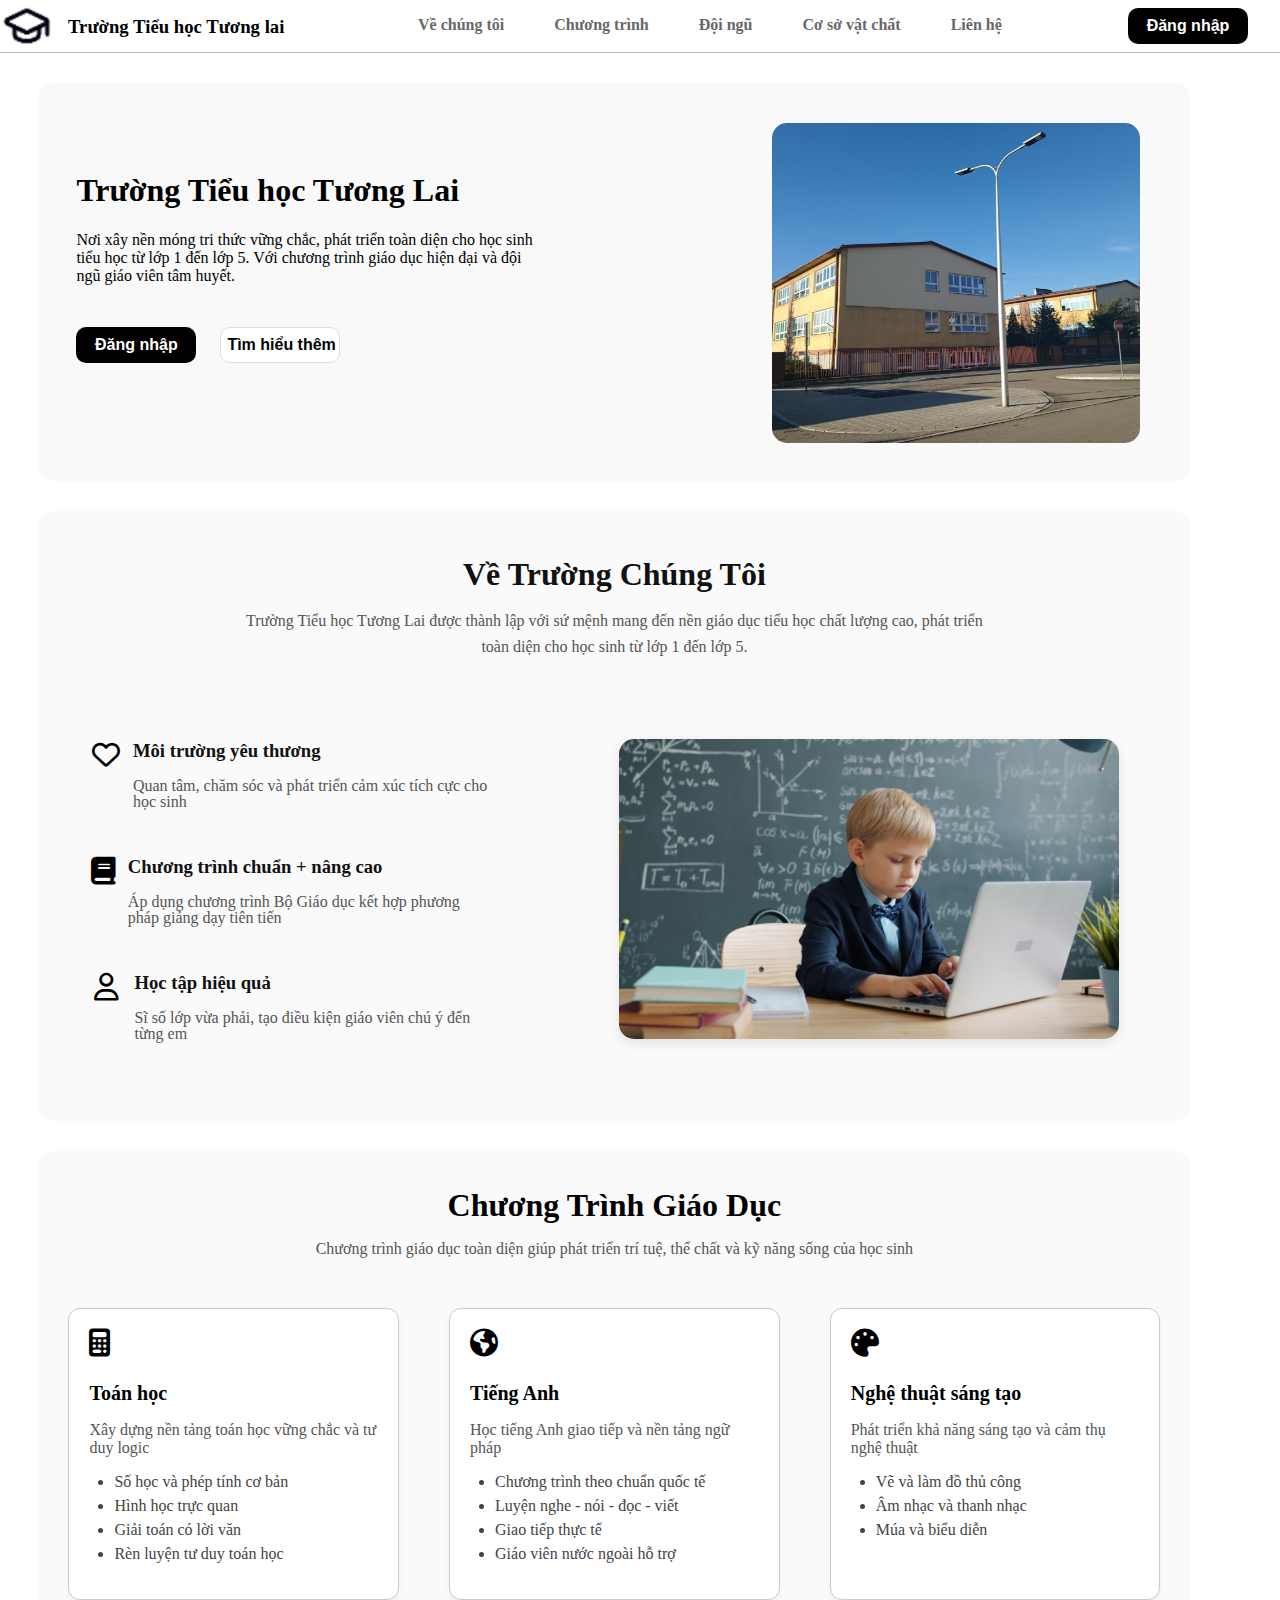
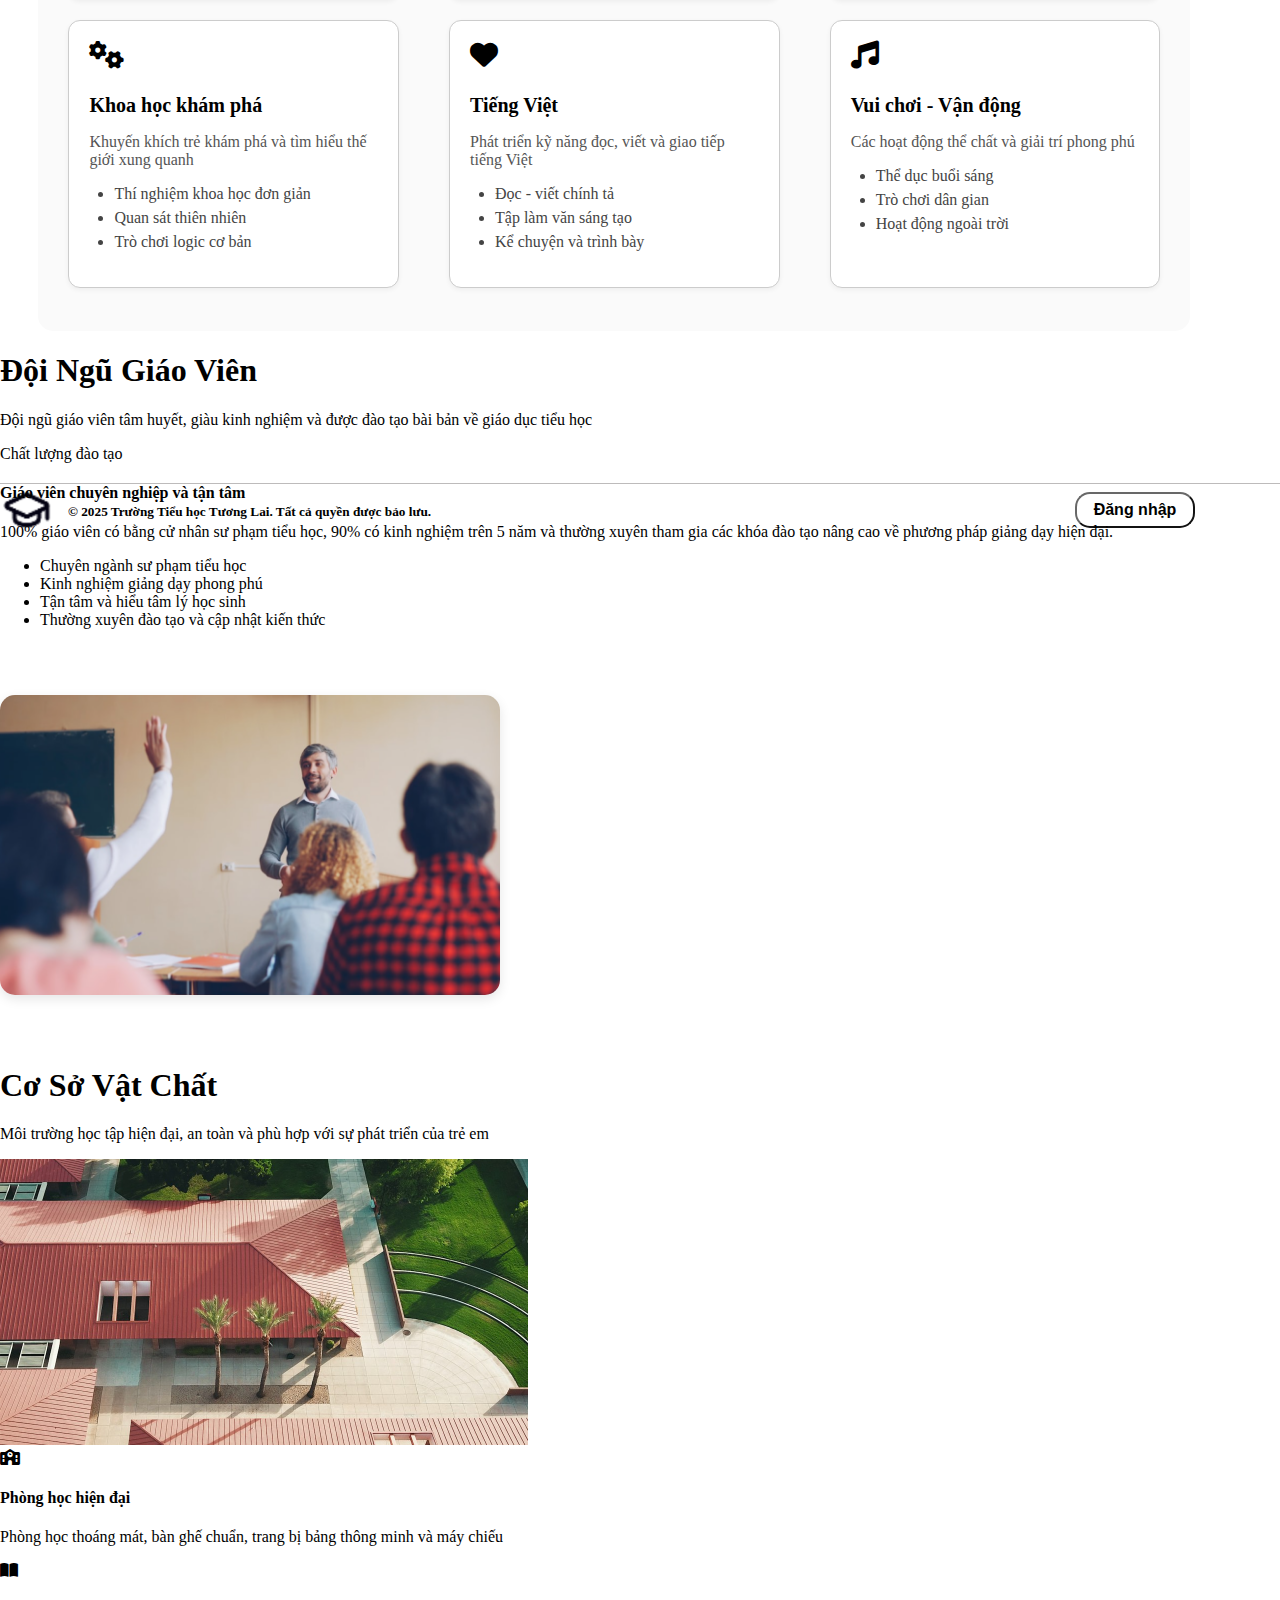
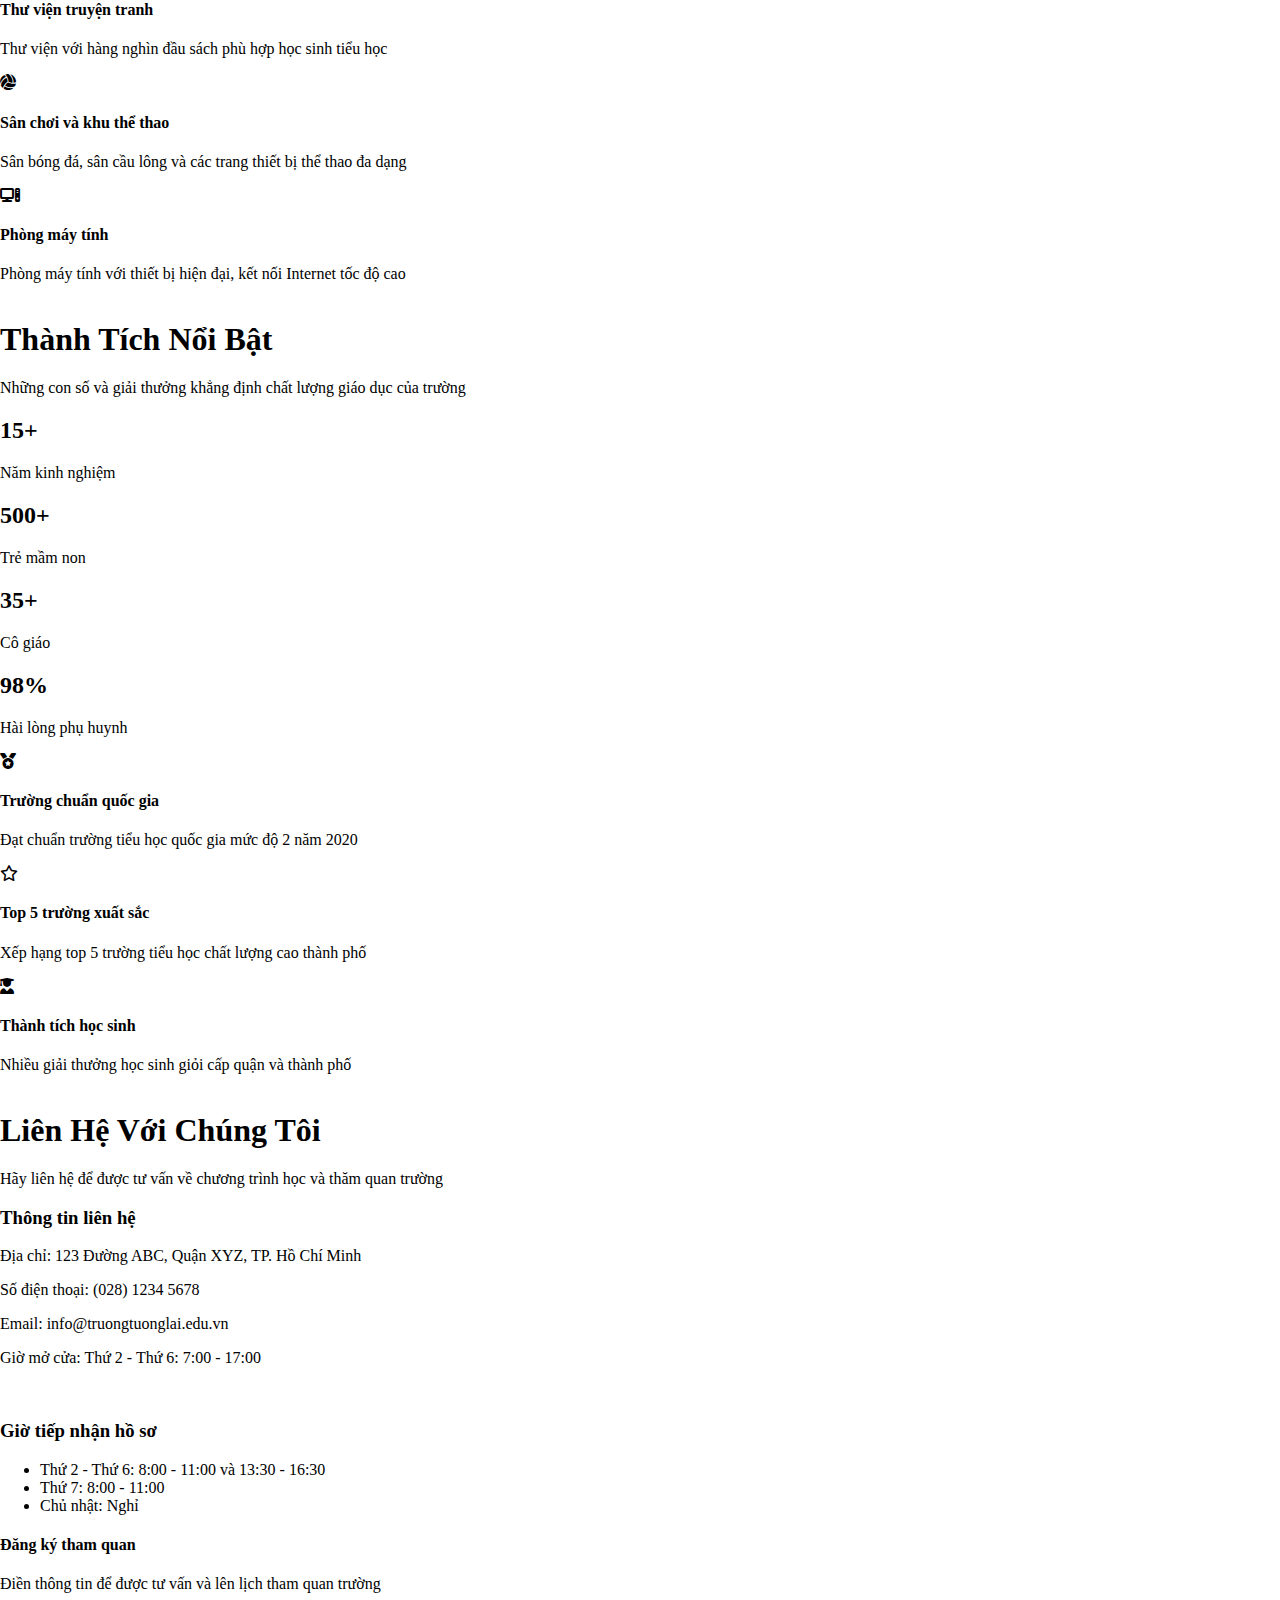
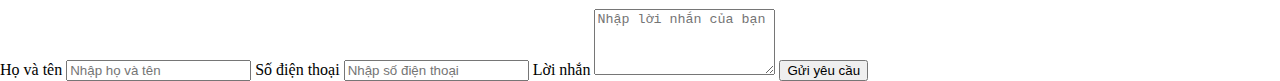
<file: index.html>
<!DOCTYPE html>
<html lang="en">

<head>
    <meta charset="UTF-8">
    <meta name="viewport" content="width=device-width, initial-scale=1.0">

    <link rel="stylesheet" type="text/css" href="style.css" />
    <link rel="stylesheet" href="https://cdnjs.cloudflare.com/ajax/libs/font-awesome/6.7.2/css/all.min.css"
        integrity="sha512-Evv84Mr4kqVGRNSgIGL/F/aIDqQb7xQ2vcrdIwxfjThSH8CSR7PBEakCr51Ck+w+/U6swU2Im1vVX0SVk9ABhg=="
        crossorigin="anonymous" referrerpolicy="no-referrer" />
    <script src="jquery-3.7.1.min.js"></script>
    <script src="script.js"></script>

    <title>Trường Tiểu học tương lai</title>
</head>

<body>
    <div id="header">
        <div class="header-logo">
            <a href="index.html"><img src="img/logo.png" alt="logo"></a>
        </div>
        <div class="header-name">
            <h3>Trường Tiểu học Tương lai</h3>
        </div>
        <div class="header-menu">
            <ul>
                <li><a href="#Section1">Về chúng tôi</a></li>
                <li><a href="#Section2">Chương trình</a></li>
                <li><a href="#Section3">Đội ngũ</a></li>
                <li><a href="#Section4">Cơ sở vật chất</a></li>
                <li><a href="#Section6">Liên hệ</a></li>
            </ul>
        </div>
        <div class="button-dangnhap-header">
            <input type="button" value="Đăng nhập">
        </div>
    </div>
    <div class="clear"></div>

    <div id="content">
        <div class="truongtieuhoctuonglai">
            <div class="truongtieuhoctuonglai-left">
                <div class="truongtieuhoctuonglai-left-text">
                    <h1>Trường Tiểu học Tương Lai</h1>
                    <p>Nơi xây nền móng tri thức vững chắc, phát triển toàn diện cho học sinh tiểu học từ lớp 1 đến lớp
                        5. Với chương trình giáo dục hiện đại và đội ngũ giáo viên tâm huyết.</p>
                </div>
                <div class="clear"></div>
                <br>
                <div class="truongtieuhoctuonglai-left-buttons">
                    <input type="button" value="Đăng nhập">
                    <input id="button-timhieuthem" type="button" value="Tìm hiểu thêm">
                </div>

            </div>
            <div class="truongtieuhoctuonglai-right">
                <img src="img\truongtieuhoctuonglai.png" alt="anh_truongtieuhoctuonglai">
            </div>
        </div>
        <div class="clear"></div>
        <div class="vetruongchungtoi" id="Section1">
            <div class="vetruongchungtoi-top">
                <h1>Về Trường Chúng Tôi</h1>
                <p>Trường Tiểu học Tương Lai được thành lập với sứ mệnh mang đến nền giáo dục tiểu học chất lượng cao,
                    phát triển toàn diện cho học sinh từ lớp 1 đến lớp 5.</p>
            </div>
            <div class="clear"></div>
            <div class="vetruongchungtoi-bottom">
                <div class="vetruongchungtoi-bottom-left">
                    <div class="vetruongchungtoi-bottom-left-thing">
                        <div class="vetruongchungtoi-bottom-left-thing-icon">
                            <i class="fa-regular fa-heart"></i>
                        </div>
                        <div class="vetruongchungtoi-bottom-left-thing-text">
                            <h4>Môi trường yêu thương</h4>
                            <p>Quan tâm, chăm sóc và phát triển cảm xúc tích cực cho học sinh</p>
                        </div>
                    </div>
                    <div class="clear"></div>
                    <div class="vetruongchungtoi-bottom-left-thing">
                        <div class="vetruongchungtoi-bottom-left-thing-icon">
                            <i class="fa-solid fa-book"></i>
                        </div>
                        <div class="vetruongchungtoi-bottom-left-thing-text">
                            <h4>Chương trình chuẩn + nâng cao</h4>
                            <p>Áp dụng chương trình Bộ Giáo dục kết hợp phương pháp giảng dạy tiên tiến</p>
                        </div>
                    </div>
                    <div class="clear"></div>
                    <div class="vetruongchungtoi-bottom-left-thing">
                        <div class="vetruongchungtoi-bottom-left-thing-icon">
                            <i class="fa-regular fa-user"></i>
                        </div>
                        <div class="vetruongchungtoi-bottom-left-thing-text">
                            <h4>Học tập hiệu quả</h4>
                            <p>Sĩ số lớp vừa phải, tạo điều kiện giáo viên chú ý đến từng em</p>
                        </div>
                    </div>
                </div>
                <div class="vetruongchungtoi-bottom-right">
                    <img src="img\vetruongchungtoi.png" alt="anh_truongtieuhoctuonglai">
                </div>
            </div>
        </div>
        <div class="clear"></div>
        <div class="chuongtrinhgiaoduc" id="Section2">
            <div class="chuongtrinhgiaoduc-top">
                <h1>Chương Trình Giáo Dục</h1>
                <p>Chương trình giáo dục toàn diện giúp phát triển trí tuệ, thể chất và kỹ năng sống của học sinh</p>
            </div>
            <div class="clear"></div>
            <div class="chuongtrinhgiaoduc-content">
                <div class="box">
                    <i class="fa-solid fa-calculator"></i>
                    <h3>Toán học</h3>
                    <p>Xây dựng nền tảng toán học vững chắc và tư duy logic</p>
                    <ul>
                        <li>Số học và phép tính cơ bản</li>
                        <li>Hình học trực quan</li>
                        <li>Giải toán có lời văn</li>
                        <li>Rèn luyện tư duy toán học</li>
                    </ul>
                </div>

                <div class="box">
                    <i class="fa-solid fa-earth-americas"></i>
                    <h3>Tiếng Anh</h3>
                    <p>Học tiếng Anh giao tiếp và nền tảng ngữ pháp</p>
                    <ul>
                        <li>Chương trình theo chuẩn quốc tế</li>
                        <li>Luyện nghe - nói - đọc - viết</li>
                        <li>Giao tiếp thực tế</li>
                        <li>Giáo viên nước ngoài hỗ trợ</li>
                    </ul>
                </div>

                <div class="box">
                    <i class="fa-solid fa-palette"></i>
                    <h3>Nghệ thuật sáng tạo</h3>
                    <p>Phát triển khả năng sáng tạo và cảm thụ nghệ thuật</p>
                    <ul>
                        <li>Vẽ và làm đồ thủ công</li>
                        <li>Âm nhạc và thanh nhạc</li>
                        <li>Múa và biểu diễn</li>
                    </ul>
                </div>

                <div class="box">
                    <i class="fa-solid fa-gears"></i>
                    <h3>Khoa học khám phá</h3>
                    <p>Khuyến khích trẻ khám phá và tìm hiểu thế giới xung quanh</p>
                    <ul>
                        <li>Thí nghiệm khoa học đơn giản</li>
                        <li>Quan sát thiên nhiên</li>
                        <li>Trò chơi logic cơ bản</li>
                    </ul>
                </div>

                <div class="box">
                    <i class="fa-solid fa-heart"></i>
                    <h3>Tiếng Việt</h3>
                    <p>Phát triển kỹ năng đọc, viết và giao tiếp tiếng Việt</p>
                    <ul>
                        <li>Đọc - viết chính tả</li>
                        <li>Tập làm văn sáng tạo</li>
                        <li>Kể chuyện và trình bày</li>
                    </ul>
                </div>

                <div class="box">
                    <i class="fa-solid fa-music"></i>
                    <h3>Vui chơi - Vận động</h3>
                    <p>Các hoạt động thể chất và giải trí phong phú</p>
                    <ul>
                        <li>Thể dục buổi sáng</li>
                        <li>Trò chơi dân gian</li>
                        <li>Hoạt động ngoài trời</li>
                    </ul>
                </div>
            </div>
        </div>
        <div class="clear"></div>
        <div class="doingugiaovien" id="Section3">
            <div class="doingugiaovien-top">
                <h1>Đội Ngũ Giáo Viên</h1>
                <p>Đội ngũ giáo viên tâm huyết, giàu kinh nghiệm và được đào tạo bài bản về giáo dục tiểu học</p>
            </div>
            <div class="clear"></div>
            <div class="doingugiaovien-bottom">
                <div class="doingugiaovien-bottom-left">
                    <div class="doingugiaovien-bottom-left-label">
                        <label for="text">Chất lượng đào tạo</label>
                    </div>
                    <div class="clear"></div>
                    <div class="doingugiaovien-bottom-left-text">
                        <h4>Giáo viên chuyên nghiệp và tận tâm</h4>
                        <p>100% giáo viên có bằng cử nhân sư phạm tiểu học, 90% có kinh nghiệm trên 5 năm và thường
                            xuyên tham gia các khóa đào tạo nâng cao về phương pháp giảng dạy hiện đại.</p>
                    </div>
                    <div class="clear"></div>
                    <div class="doingugiaovien-bottom-left-list">
                        <ul>
                            <li>Chuyên ngành sư phạm tiểu học</li>
                            <li>Kinh nghiệm giảng dạy phong phú</li>
                            <li>Tận tâm và hiểu tâm lý học sinh</li>
                            <li>Thường xuyên đào tạo và cập nhật kiến thức</li>
                        </ul>
                    </div>

                </div>
                <div class="vetruongchungtoi-bottom-right">
                    <img src="img\doingugiaovien.png" alt="anh_truongtieuhoctuonglai">
                </div>
            </div>
        </div>
        <div class="clear"></div>
        <div class="cosovatchat" id="Section4">
            <div class="cosovatchat-top">
                <h1>Cơ Sở Vật Chất</h1>
                <p>Môi trường học tập hiện đại, an toàn và phù hợp với sự phát triển của trẻ em</p>
            </div>
            <div class="clear"></div>
            <div class="cosovatchat-bottom">
                <div class="cosovatchat-bottom-left">
                    <img src="img\cosovatchat.png" alt="anh_truongtieuhoctuonglai">
                </div>
                <div class="cosovatchat-bottom-right">
                    <div class="cosovatchat-bottom-right-thing">
                        <div class="cosovatchat-bottom-right-thing-icon">
                            <i class="fa-solid fa-school"></i>
                        </div>
                        <div class="cosovatchat-bottom-right-thing-text">
                            <h4>Phòng học hiện đại</h4>
                            <p>Phòng học thoáng mát, bàn ghế chuẩn, trang bị bảng thông minh và máy chiếu</p>
                        </div>
                    </div>
                    <div class="clear"></div>
                    <div class="cosovatchat-bottom-right-thing">
                        <div class="cosovatchat-bottom-right-thing-icon">
                            <i class="fa-solid fa-book-open"></i>
                        </div>
                        <div class="cosovatchat-bottom-right-thing-text">
                            <h4>Thư viện truyện tranh</h4>
                            <p>Thư viện với hàng nghìn đầu sách phù hợp học sinh tiểu học</p>
                        </div>
                    </div>
                    <div class="clear"></div>
                    <div class="cosovatchat-bottom-right-thing">
                        <div class="cosovatchat-bottom-right-thing-icon">
                            <i class="fa-solid fa-volleyball"></i>
                        </div>
                        <div class="cosovatchat-bottom-right-thing-text">
                            <h4>Sân chơi và khu thể thao</h4>
                            <p>Sân bóng đá, sân cầu lông và các trang thiết bị thể thao đa dạng</p>
                        </div>
                    </div>
                    <div class="cosovatchat-bottom-right-thing">
                        <div class="cosovatchat-bottom-right-thing-icon">
                            <i class="fa-solid fa-computer"></i>
                        </div>
                        <div class="cosovatchat-bottom-right-thing-text">
                            <h4>Phòng máy tính</h4>
                            <p>Phòng máy tính với thiết bị hiện đại, kết nối Internet tốc độ cao</p>
                        </div>
                    </div>
                </div>
            </div>
        </div>
        <div class="clear"></div>
        <div class="thanhtichnoibat" id="Section5">
            <div class="thanhtichnoibat-top">
                <h1>Thành Tích Nổi Bật</h1>
                <p>Những con số và giải thưởng khẳng định chất lượng giáo dục của trường</p>
            </div>
            <div class="clear"></div>

            <div class="thanhtichnoibat-middle">
                <div class="thanhtichnoibat-middle-item">
                    <h2>15+</h2>
                    <p>Năm kinh nghiệm</p>
                </div>
                <div class="thanhtichnoibat-middle-item">
                    <h2>500+</h2>
                    <p>Trẻ mầm non</p>
                </div>
                <div class="thanhtichnoibat-middle-item">
                    <h2>35+</h2>
                    <p>Cô giáo</p>
                </div>
                <div class="thanhtichnoibat-middle-item">
                    <h2>98%</h2>
                    <p>Hài lòng phụ huynh</p>
                </div>
            </div>
            <div class="clear"></div>

            <div class="thanhtichnoibat-bottom">
                <div class="thanhtichnoibat-bottom-box">
                    <i class="fa-solid fa-medal"></i>
                    <h4>Trường chuẩn quốc gia</h4>
                    <p>Đạt chuẩn trường tiểu học quốc gia mức độ 2 năm 2020</p>
                </div>

                <div class="thanhtichnoibat-bottom-box">
                    <i class="fa-regular fa-star"></i>
                    <h4>Top 5 trường xuất sắc</h4>
                    <p>Xếp hạng top 5 trường tiểu học chất lượng cao thành phố</p>
                </div>

                <div class="thanhtichnoibat-bottom-box">
                    <i class="fa-solid fa-user-graduate"></i>
                    <h4>Thành tích học sinh</h4>
                    <p>Nhiều giải thưởng học sinh giỏi cấp quận và thành phố</p>
                </div>
            </div>
        </div>
        <div class="clear"></div>
        <div class="lienhechungtoi" id="Section6">
            <div class="lienhechungtoi-top">
                <h1>Liên Hệ Với Chúng Tôi</h1>
                <p>Hãy liên hệ để được tư vấn về chương trình học và thăm quan trường</p>
            </div>

            <div class="lienhechungtoi-content">
                <div class="lienhechungtoi-left">
                    <h3>Thông tin liên hệ</h3>
                    <p>Địa chỉ: 123 Đường ABC, Quận XYZ, TP. Hồ Chí Minh</p>
                    <p>Số điện thoại: (028) 1234 5678</p>
                    <p>Email: info@truongtuonglai.edu.vn</p>
                    <p>Giờ mở cửa: Thứ 2 - Thứ 6: 7:00 - 17:00</p>
                    <br>
                    <h3>Giờ tiếp nhận hồ sơ</h3>
                    <ul>
                        <li>Thứ 2 - Thứ 6: 8:00 - 11:00 và 13:30 - 16:30</li>
                        <li>Thứ 7: 8:00 - 11:00</li>
                        <li>Chủ nhật: Nghỉ</li>
                    </ul>
                </div>

                <div class="lienhechungtoi-right">
                    <form>
                        <h4>Đăng ký tham quan</h4>
                        <p>Điền thông tin để được tư vấn và lên lịch tham quan trường</p>

                        <label for="hoten">Họ và tên</label>
                        <input type="text" id="hoten" placeholder="Nhập họ và tên">

                        <label for="sdt">Số điện thoại</label>
                        <input type="text" id="sdt" placeholder="Nhập số điện thoại">

                        <label for="loinhan">Lời nhắn</label>
                        <textarea id="loinhan" rows="4" placeholder="Nhập lời nhắn của bạn"></textarea>

                        <button type="submit">Gửi yêu cầu</button>
                    </form>
                </div>
            </div>
        </div>
        <div class="clear"></div>
    </div>
    </div>
    <div class="clear"></div>
    <div id="footer">
        <div class="footer-logo">
            <a href="index.html"><img src="img/logo.png" alt="logo"></a>
        </div>
        <div class="footer-name">
            <h5>© 2025 Trường Tiểu học Tương Lai. Tất cả quyền được bảo lưu.</h5>
        </div>
        <div class="button-dangnhap-footer">
            <input type="button" value="Đăng nhập">
        </div>
    </div>
</body>

</html>
</file>
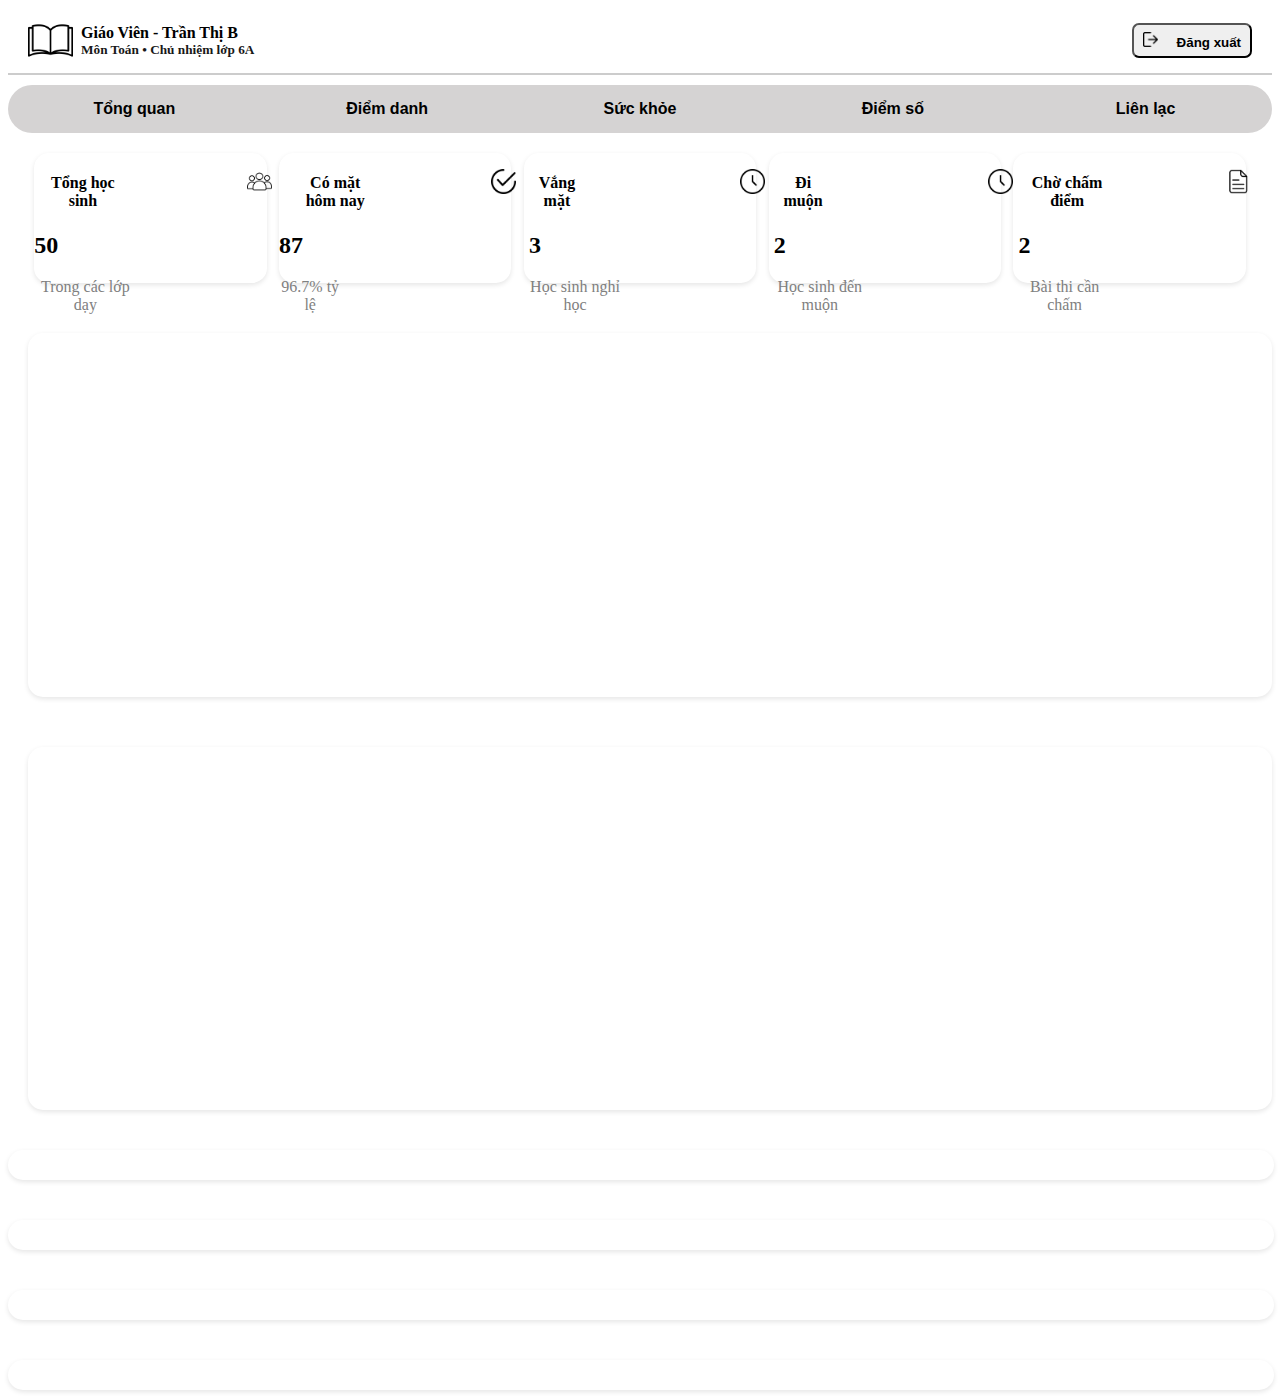
<file: Giaovien/giaovien.html>
<html>
<head>
    <meta charset="UTF-8">
    <meta name="viewport" content="width=device-width, initial-scale=1.0">
    <title>Giáo Viên</title>
    <link rel="stylesheet" href="/Giaovien/styleGV.css">
</head>
<body>
<!----------------- Thanh thông tin ------------------->
    <div id="Thanhthongtin">
        <div id="ThongTin">
            <img src="/img/book.png" alt="logo">
            <div>
                <h4>Giáo Viên - Trần Thị B</h4>
                <h5>Môn Toán • Chủ nhiệm lớp 6A</h5>
            </div>
        </div>
        <div id="Thoat">
            <button >
                <img src="/img/logout (1).png" alt="">
                Đăng xuất
            </button>
        </div>
    </div>
<!----------------- Mennu ------------------->
    <div id="menu">
        <button id="btnTongQuan">Tổng quan</button>
        <button id="btnDieDanh">Điểm danh</button>
        <button id="btnSucKhoe">Sức khỏe</button>
        <button id="btnDiemSo">Điểm số</button>
        <button id="btnLienLac">Liên lạc</button>
    </div>
<!----------------- tONG Quan ------------------->
    <div id="TongQuan">
        <div id="ThongSo">
            <div id="TongHS">
                <h4>Tổng học sinh
                    <img src="/img/people.png" alt="anh">
                </h4>
                <h2>50</h2>
                <p>Trong các lớp dạy</p>
            </div>
            <div id="CoMat">
                <h4>Có mặt hôm nay
                    <img src="/img/checked.png" alt="anh">
                </h4>
                <h2>87</h2>
                <p>96.7% tỷ lệ</p>
            </div>
            <div id="VangMat">
                <h4>Vắng mặt
                    <img src="/img/clock.png" alt="anh">
                </h4>
                <h2>3</h2>
                <p>Học sinh nghỉ học</p>
            </div>
            <div id="DiMuon">
                <h4>Đi muộn
                    <img src="/img/clock.png" alt="anh">
                </h4>
                <h2>2</h2>
                <p>Học sinh đến muộn</p>
            </div>
            <div id="ChoChamDiem">
                <h4>Chờ chấm điểm
                    <img src="/img/page.png" alt="anh">
                </h4>
                <h2>2</h2>
                <p>Bài thi cần chấm</p>
            </div>
        </div>
        <div id="LopDay"></div>
        <div id="HoatDong"></div>
    </div>
<!-----------------Diem Danh------------------->
    <div id="DieDanh"></div>

    <div id="SucKhoe"></div>

    <div id="DiemSo"></div>

    <div id="LienLac"></div>
</body>
</html>
</file>
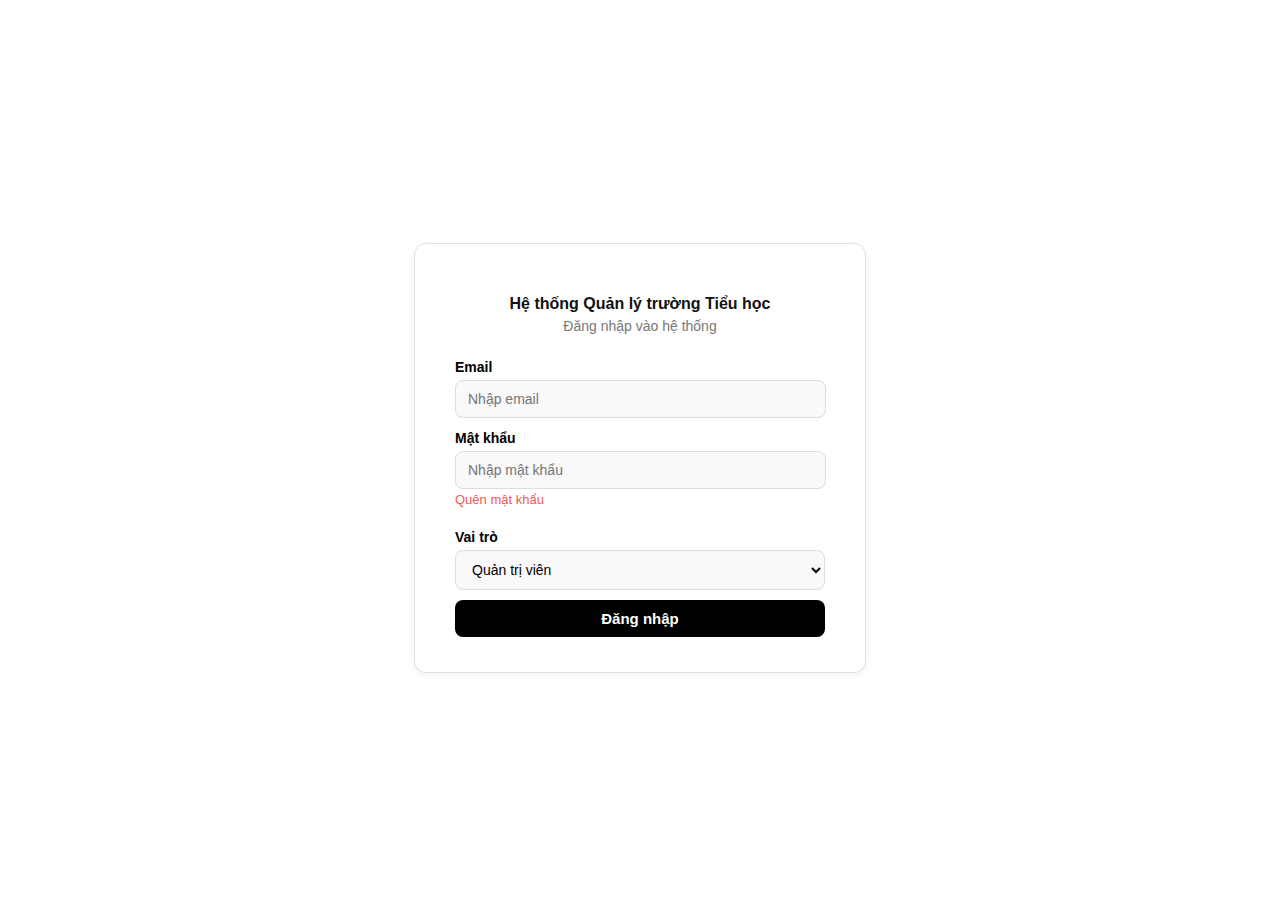
<file: XacThuc/dangnhap.html>
<!DOCTYPE html>
<html lang="en">

<head>
    <meta charset="UTF-8">
    <meta name="viewport" content="width=device-width, initial-scale=1.0">

    <link rel="stylesheet" type="text/css" href="dangnhap.css" />
    <link rel="stylesheet" href="https://cdnjs.cloudflare.com/ajax/libs/font-awesome/6.7.2/css/all.min.css"
        integrity="sha512-Evv84Mr4kqVGRNSgIGL/F/aIDqQb7xQ2vcrdIwxfjThSH8CSR7PBEakCr51Ck+w+/U6swU2Im1vVX0SVk9ABhg=="
        crossorigin="anonymous" referrerpolicy="no-referrer" />
    <script src="../jquery-3.7.1.min.js"></script>
    <script src="../angular.min.js"></script>
    <script src="dangnhap.js"></script>

    <title>Trường Tiểu học tương lai</title>
</head>

<body>
    <div class="dangnhap">
        <div class="dangnhap-container">
            <div class="dangnhap-top">
                <h3>Hệ thống Quản lý trường Tiểu học</h3>
                <p>Đăng nhập vào hệ thống</p>
            </div>
            <form class="dangnhap-form" id="loginForm">
                <label for="email">Email</label>
                <input type="email" id="email" placeholder="Nhập email">

                <label for="matkhau">Mật khẩu</label>
                <input type="password" id="matkhau" placeholder="Nhập mật khẩu">
                <a href="quenMK.html" class="quenmatkhau">Quên mật khẩu</a>

                <label for="vaitro">Vai trò</label>
                <div class="select-wrapper">
                    <select id="vaitro">
                        <option value="admin">Quản trị viên</option>
                        <option value="teacher">Giáo viên</option>
                        <option value="parent">Phụ huynh</option>
                    </select>
                </div>


                <button class="dangnhap-button" type="submit">Đăng nhập</button>
            </form>
        </div>
    </div>
</body>

</html>
</file>
<file: style.css>
* {
  box-sizing: border-box;
}

body {
  margin: 0;
  font-family: tahoma;
  padding-top: 0px;
}
.clear {
  clear: both;
}

#header {
  height: 53px;
  width: 100%;
  border-bottom: 1px solid #bdbbbb;
}

.header-logo {
  height: 52px;
  width: 58px;
  float: left;
}
.header-logo img {
  height: 80%;
  width: 90%;
  margin-top: 5px;
  margin-left: 3px;
}
.header-name {
  float: left;
  margin-left: 10px;
  height: 52px;
  width: 260px;
}
.header-name h3 {
  line-height: 15px;
}
.header-menu {
  float: left;
  width: 780px;
  height: 52px;
}
.header-menu ul {
  width: 750px;
  height: 100%;
}
.header-menu ul li {
  float: left;
  margin-left: 50px;
  list-style: none;
}
.header-menu a {
  text-decoration: none;
  color: #686868;
  font-weight: bold;
}
.button-dangnhap-header {
  height: 52px;
  width: 145px;
  float: left;
}
.button-dangnhap-header input {
  margin-top: 8px;
  margin-left: 20px;
  height: 36px;
  width: 120px;
  border-radius: 10px;
  border: none;
  background-color: black;
  color: white;
  font-size: 12pt;
  font-weight: 600;
}

#content {
  height: 2000px;
  width: 100%;
}
.truongtieuhoctuonglai {
  width: 90%;
  height: 398px;
  background-color: rgb(249, 249, 249);
  margin: 0 3%;
  margin-top: 30px;
  border-radius: 15px;
}
.truongtieuhoctuonglai-left {
  margin-top: 68px;
  margin-left: 38px;
  width: 40%;
  height: 300px;
  float: left;
}
.truongtieuhoctuonglai-left input {
  margin-top: 8px;
  height: 36px;
  width: 120px;
  border-radius: 10px;
  border: none;
  background-color: black;
  color: white;
  font-size: 12pt;
  font-weight: 600;
}
.truongtieuhoctuonglai-left input:hover {
  background-color: rgba(0, 0, 0, 0.849);
}
#button-timhieuthem {
  color: black;
  background-color: rgb(255, 255, 255);
  margin-left: 20px;
  border: 1px solid #ddd;
}
#button-timhieuthem:hover {
  background-color: rgb(233, 233, 233);
}
.truongtieuhoctuonglai-right {
  width: 32%;
  height: 320px;
  margin-right: 50px;
  margin-top: 40px;
  float: right;
}
.truongtieuhoctuonglai-right img {
  width: 100%;
  height: 100%;
  border-radius: 15px;
}

.vetruongchungtoi {
  width: 90%;
  height: 610px;
  background-color: rgb(250, 250, 250);
  margin: 0 3%;
  margin-top: 30px;
  border-radius: 15px;
  padding-top: 15px;
}
.vetruongchungtoi-top {
  text-align: center;
  margin: 30px 0;
}

.vetruongchungtoi-top h1 {
  margin-bottom: 15px;
  color: #111;
}

.vetruongchungtoi-top p {
  color: #555;
  max-width: 750px;
  margin: 0 auto;
  line-height: 1.6;
}

.vetruongchungtoi-bottom {
  display: flex;
  justify-content: space-between;
  align-items: center;
  gap: 60px;
  flex-wrap: wrap;
}

.vetruongchungtoi-bottom-left {
  width: 400px;
  margin-left: 50px;
}

.vetruongchungtoi-bottom-left-thing {
  display: flex;
  align-items: flex-start;
  margin-bottom: 5px;
}

.vetruongchungtoi-bottom-left-thing-icon {
  font-size: 28px;
  color: #000000;
  margin-right: 10px;
  margin-top: 25px;
  width: 40px;
  text-align: center;
}

.vetruongchungtoi-bottom-left-thing-text h4 {
  font-size: 14pt;
  margin-bottom: 0px;
  color: #111;
}

.vetruongchungtoi-bottom-left-thing-text p {
  font-size: 16px;
  color: #555;
  line-height: 1;
}

.vetruongchungtoi-bottom-right {
  flex: 1;
  display: flex;
  justify-content: center;
  align-items: center;
  width: 500px;
  height: 400px;
}

.vetruongchungtoi-bottom-right img {
  width: 500px;
  height: 300px;
  border-radius: 15px;
  object-fit: cover;
  box-shadow: 0 4px 12px rgba(0, 0, 0, 0.1);
}

.chuongtrinhgiaoduc {
  text-align: center;
  width: 90%;
  height: 780px;
  background-color: rgb(250, 250, 250);
  margin: 0 3%;
  margin-top: 30px;
  border-radius: 15px;
  padding: 15px 30px;
}

.chuongtrinhgiaoduc-top h1 {
  margin-bottom: 10px;
}

.chuongtrinhgiaoduc-top p {
  color: #555;
  margin-bottom: 50px;
}

.chuongtrinhgiaoduc-content {
  display: grid;
  grid-template-columns: repeat(3, 1fr);
  gap: 20px 50px;
}

.box {
  border: 1px solid #ccc;
  border-radius: 12px;
  padding: 20px;
  text-align: left;
  box-shadow: 0 2px 5px rgba(0, 0, 0, 0.05);
  transition: all 0.3s ease;
  background: #fff;
}

.box:hover {
  transform: translateY(-5px);
  box-shadow: 0 5px 15px rgba(0, 0, 0, 0.1);
}

.box i {
  font-size: 28px;
  color: #000;
  margin-bottom: 5px;
}

.box h3 {
  font-size: 20px;
  margin-bottom: 10px;
}

.box p {
  color: #555;
  margin-bottom: 10px;
}

.box ul {
  margin-left: -15px;
  color: #444;
}

.box ul li {
  margin-bottom: 6px;
}

#footer {
  height: 53px;
  width: 100%;
  border-top: 1px solid #bdbbbb;
}
.footer-logo {
  height: 52px;
  width: 58px;
  float: left;
}
.footer-logo img {
  height: 80%;
  width: 90%;
  margin-top: 5px;
  margin-left: 3px;
}
.footer-name {
  float: left;
  margin-left: 10px;
  height: 52px;
  width: 550px;
}
.footer-name h5 {
  line-height: 12px;
}
.button-dangnhap-footer {
  height: 52px;
  width: 145px;
  float: right;
  margin-right: 80px;
}
.button-dangnhap-footer input {
  margin-top: 8px;
  margin-left: 20px;
  height: 36px;
  width: 120px;
  border-radius: 15px;
  border-color: #686868;
  background-color: white;
  color: black;
  font-size: 12pt;
  font-weight: 600;
}
</file>
<file: Giaovien/styleGV.css>
.body{
    margin: 0;
    padding: 0;
    box-sizing: border-box;
    font-family: Arial, sans-serif;
    background-color: #f4f4f4;
}
/* ------------thanh thông tin---------------- */
#Thanhthongtin{
    display: flex;
    justify-content: space-between;
    align-items: center;
    color: white;
    padding: 10px 20px;
    color: black;
    border-bottom: 2px solid #ccc;
}
#Thanhthongtin img{
    height: 45px;
    width: 45px;
    object-fit: contain;
}
#Thanhthongtin button{
    height: 35px;
    width: 120px;
    border-radius: 7px;
    font-weight: bold;
   
}
#Thanhthongtin button img{
    height: 15px;
    width: 15px;
    margin-right: 15px;
}
#ThongTin {
    display: flex;
    align-items: center;
    gap: 8px;
    line-height: 0.2;
}
#ThongTin h4,
#ThongTin h5 {
  margin: 0;
  line-height: 1.2;
}
#ThongTin h5 {
  opacity: 0.9;
}
/* ------------------------------------------------------*/

/* ---------------thanh menu-------------------------- */
#menu{
    margin-top: 10px;
    display: flex;
    justify-content: space-around;
    align-items: center;
    background-color: rgb(213, 211, 211);
    padding: 5px 0;
    border-radius: 30px;
}
#menu button{
    background-color: transparent;
    border: none;
    border-radius: 70px;
    font-size: 16px;
    font-weight: bold;
    color: black;
    cursor: pointer;
    padding: 10px 20px;
    width: 33%;
    height: 95%;
}
#menu button:hover{
    background-color: white;
    transition: 0.3s;
}

/*-----------------------------------------------------*/
/* ---------------Tong Quan-------------------------- */
#TongQuan{
    margin: 20px;
    background-color: white;
}
/* ---------------thong so-------------------------- */
#thongSo{
    display: flex;
    justify-content: space-around;
    align-items: center;
    height: 130px;
    border: none;
    padding: 0px 0px;
}
#tongHS , #coMat, #vangMat, #diMuon, #choChamDiem{
    background-color: white;
    border-radius: 15px;
    text-align: center;
    width: 18%;
    box-shadow: 0 2px 5px rgba(0,0,0,0.1);
    height: 100%;
    width: 19%;
    margin-left: 0px;
}
#tongHS img{
    height: 25px;
    width: 25px;
   float:right;
   margin-left: 130px;
    margin-top: -5px;
    margin-right: 10px;
}
#vangMat img, #diMuon img{
    height: 25px;
    width: 25px;
   float:right;
   margin-left: 165px;
    margin-top: -5px;
    margin-right: 10px;
}
#choChamDiem img{
    height: 25px;
    width: 25px;
   float:right;
   margin-left: 120px;
    margin-top: -5px;
    margin-right: 10px;
}
#coMat img{
    height: 25px;
    width: 25px;
   float:right;
   margin-left: 115px;
    margin-top: -5px;
    margin-right: 10px;
}
#tongHS h4, #coMat h4, #vangMat h4, #diMuon h4, #choChamDiem h4{
    margin-left: 15px;
    padding: 0px;
     margin-right: 130px;
     display: flex;
     width: 100%;
}
#tongHS p, #vangMat p, #diMuon p, #choChamDiem p{
    color: gray;
    margin-left: 0px;
    margin-right: 130px;
}
#coMat p{
    margin-left: 0px;
    color: gray;
    margin-right: 170px;
}
#tongHS h2, #coMat h2, #vangMat h2, #diMuon h2, #choChamDiem h2{
    margin-left: 0px;
    color: black;
    font-style: bold;
     margin-right: 210px;
}
/*----------------------Lop day---------------------*/
#LopDay{
    height: 40%;
    width: 100%;
    border-radius: 15px ;
    box-shadow: 0 2px 5px rgba(0,0,0,0.1);
    padding-left: 20px;
    padding-top: 10px;
    margin-top: 50px;
}
#LopDay h3{
    margin-top: 5px;
    margin-bottom: 5px;
    color: black;
}
.LOP{
    border-radius: 15px ;
    box-shadow: 0 2px 5px rgba(0,0,0,0.1);
    height: 60%;
    width: 30.5%;
    margin-top: 15px;
    padding-left: 20px;
    padding-top: 10px;
    margin-right: 15px;
    float: left;
}
.LOP button{
    border: 0.5px solid gray;
    box-shadow: 0 2px 5px rgba(0,0,0,0.1);
    border-radius: 10px ;
    background-color: white;
    height: 18%;
    width: 20%;
    margin-right: 20px;
    cursor: pointer;
}
/*----------------------Hoat Dong---------------------*/
#HoatDong{
    height: 40%;
    width: 100%;
    border-radius: 15px ;
    box-shadow: 0 2px 5px rgba(0,0,0,0.1);
    padding-left: 20px;
    padding-top: 10px;
    margin-top: 50px;
}
#HoatDong h3,#HoatDong p{
    margin-top: 5px;
    margin-bottom: 5px;
    color: black;
}
.HOATDONGGAN{
    height: 20%;
    width: 98%;
    border-radius: 15px ;
    box-shadow: 0 2px 5px rgba(0,0,0,0.1);
    padding-left: 20px;
    padding-top: 10px;
    margin-top: 10px;
}
/*----------------------DIEM DANH---------------------*/
/*----------------------headerDD---------------------*/
#DieDanh{
    overflow: auto;
    width: 97%;
    border-radius: 15px ;
    box-shadow: 0 2px 5px rgba(0,0,0,0.1);
    margin-top: 40px;
    padding-left: 20px;
    padding-top: 10px;
    padding-right: 20px;
    padding-bottom: 20px;
}
#anhdd img{
    width: 1.5%;width: 1.5%;margin-right: 20px;
}
/*----------------------BODyDD---------------------*/
/*----------------------CHon Thong Tin DD---------------------*/
#ChonLop{
    margin-top: 20px;
    display: flex;
    justify-content: space-between;
    height: 20%;
}
#Lop,#chonNgay{
    height: 20%;
    width: 100%;
    border-radius: 7px;
}
#chonLopHoc,#Ngay{
    height: 100%;
    width: 100%;
    border-radius: 7px;
}
/*----------------------Thong So Lop---------------------*/
#TSDiemDanh{
    display: flex;
    justify-content: space-between;
    height: 20%;
    width: 100%;
    margin-top: -70px;
}
#DiMuonDD, #Vang, #CoMatDD{
    border-radius: 15px;
    text-align: center;
    width: 30%;
    box-shadow: 0 2px 5px rgba(0,0,0,0.1);
    height: 80%;
}
/*----------------------Danh Sach Diem Danh---------------------*/
#DanhsachDD{
    margin-top: 20px;
    overflow: auto;
    width: 100%;
    border-radius: 15px ;
    box-shadow: 0 2px 5px rgba(0,0,0,0.1);
    
}
#DanhsachDD table{
    padding: 2px;
    width: 100%;
    height: 10%;
}
#DanhsachDD table td, th{
    margin-left: 2px;
    padding: 2px;
    border-bottom: 2px solid black;
    width: 15%;
    justify-content: space-between;
    text-align: center;
}
.btnGHICHUDD{
    background-color: transparent;
    border-radius: 10px;
    cursor: pointer;
    height: 100%;
}
#btnLuuDiemDanh{
    background-color: black;
    color: white;
    border-radius: 10px;
    cursor: pointer;
    height: 40px;
    width: 100%;
    justify-content: center;
    display: flex;
}
#btnLuuDiemDanh i,#btnLuuDiemDanh span{
    margin-right: 10px;
    margin-top: 10px;
    font-size: 10pt;
}
.btnDDDiMuon ,.btnDDVangMat, .btnDDComat{
    background-color: transparent;
    cursor: pointer;
}
/*----------------------btn ghi chú điểm danh---------------------*/
#CuaSoGCDD{
    position: absolute;
    top: 50%;
    left: 50%;
    transform: translate(-50%, -50%);
    background-color: white;
    border-radius: 15px;
    box-shadow: 0 2px 5px rgba(0,0,0,0.3);
    padding: 20px;
    display: none;
    z-index: 1000;
    width: 30%;
    font-size: 12pt;
}
#CuaSoGCDD > div {
    margin-top: 15px;
}
#CuaSoGCDD  > div >span {
    font-weight: bold;
}
#btnluuGCDD{
    margin-top: 20px;
    height: 40px;
    width: 35%;
    border-radius: 10px;
    background-color: black;
    color: white;
    cursor: pointer;
    float: right;
    display: flex;
    justify-content: space-between;
    align-items: center;
    padding-left: 20px;
    padding-right: 20px;  

}
#GhichuDD{
    margin-top: 10px;
    height: 100px;
    width: 100%;
    border-radius: 7px;
    resize: none;
}
#anhSK img{
     width: 1.5%;width: 1.5%;margin-right: 20px;
}
/*----------------------Suc Khoe---------------------*/
/*----------------------headerSK---------------------*/
#SucKhoe{
    overflow: auto;
    width: 97%;
    border-radius: 15px ;
    box-shadow: 0 2px 5px rgba(0,0,0,0.1);
    margin-top: 40px;
    padding-left: 20px;
    padding-top: 10px;
    padding-right: 20px;
    padding-bottom: 20px;
}
/*----------------------BodySK---------------------*/   
/*----------------------CHon Thong Tin SK---------------------*/
#ChonLopSK{
    margin-top: 20px;
    display: flex;
    justify-content: space-around;
    height: 20%;
}
#LopSK,#chonNgaySK{
    height: 20%;
    width: 100%;
    border-radius: 7px;
}
#chonLopHocSK,#NgaySK{
    height: 100%;
    width: 100%;
    border-radius: 7px;
}
#ThemGhichuSK{
    height: 20%;
    width: 30%;
    border-radius: 7px;
    margin-top: 18px;
    background-color: black;
    color: white;
    cursor: pointer;
}
/*----------------------Thong So SK---------------------*/
#TSSucKhoe{
    display: flex;
    justify-content: space-between;
    height: 20%;
    width: 100%;
    margin-top: -70px;
}
#AnDuSK, #ChuYSK, #KhoeManhSK, #TQSucKhoe{
    border-radius: 15px;
    text-align: center;
    width: 23%;
    box-shadow: 0 2px 5px rgba(0,0,0,0.1);
    height: 80%;
}
/*----------------------Danh Sach Suc Khoe---------------------*/
#DanhsachSK{
    margin-top: 20px;
    overflow: auto;
    width: 100%;
    border-radius: 15px ;
    box-shadow: 0 2px 5px rgba(0,0,0,0.1);
    
}
#DanhsachSK table{
    padding: 2px;
    width: 100%;
    height: 10%;
}
#DanhsachSK table td, th{
    margin-left: 2px;
    padding: 2px;
    border-bottom: 2px solid black;
    width: 15%;
    justify-content: space-between;
    text-align: center;
}
.TinhtrangSK{
    background-color:#D8F6E0 ;color: green;border-radius: 7px;padding: 3px 3px;
}
.TinhtrangSK2{
    background-color:#FFEBD2  ;color: orange;border-radius: 7px;padding: 3px 3px;
}
.TinhtrangSK3{
    background-color:#FFE5E5  ;color: red;border-radius: 7px;padding: 3px 3px;
}
.TinhtrangSK4{
    background-color:#F5F9FF ;color: blue;border-radius: 7px;padding: 3px 3px;
}
.CheDoAnSK{
    background-color:#D8F6E0 ;color: green;border-radius: 7px;padding: 3px 3px;
}
.CheDoAnSK2{
    background-color:#FFEBD2 ;color: orange;border-radius: 7px;padding: 3px 3px;
}
.CheDoAnSK3{
    background-color:#FFE5E5 ;color: red;border-radius: 7px;padding: 3px 3px;
}
.BuaAnSKXong{
   background-color:black;color: white;border-radius: 7px;padding: 3px 3px;
}
.BuaAnSKCXong{
   background-color:red;color: white;border-radius: 7px;padding: 3px 3px;
}
/*----------------------btnThem ghi chú---------------------*/
#CuaSoThemGhiChuSK, #CuaSoSUAGhiChuSK {
    position: absolute;
    top: 50%;
    left: 50%;
    transform: translate(-50%, -50%);
    background-color: white;
    border-radius: 15px;
    box-shadow: 0 2px 5px rgba(0,0,0,0.3);
    padding: 20px;
    display: none;
    z-index: 1000;
    width: 40%;
    font-size: 12pt;
}

#CuaSoThemGhiChuSK > div,
#CuaSoSUAGhiChuSK > div {
    margin-top: 15px;
}

#CuaSoThemGhiChuSK > div > span,
#CuaSoSUAGhiChuSK > div > span {
    font-weight: bold;
}

#CuaSoThemGhiChuSK input[type="radio"],
#CuaSoSUAGhiChuSK input[type="radio"] {
    transform: scale(1.5);
    margin-left: 100px;
}

#GhichuveĐSK, #GhichuveĐSKSUA {
    margin-left: 18px;
    height: 60px;
    width: 80%;
    border-radius: 7px;
}

#GhichuveTTSK, #GhichuveTTSKSUA {
    margin-left: 35px;
    height: 60px;
    width: 80%;
    border-radius: 7px;
}

#chonHocSinhGhiChuSK,#chonHocSinhGhiChuSKSUA {
    margin-left: 35px;
    height: 30px;
    width: 80%;
    border-radius: 7px;
}

#CuaSoThemGhiChuSK input[type="checkbox"],
#CuaSoSUAGhiChuSK input[type="checkbox"] {
    margin-left: 50px;
}

#btncuasoTGCSK, #btncuasoTGCSKSUA {
    margin-top: 20px;
    height: 40px;
    width: 25%;
    border-radius: 10px;
    background-color: black;
    color: white;
    cursor: pointer;
    float: right;
    display: flex;
    justify-content: space-between;
    align-items: center;
    padding-left: 20px;
    padding-right: 20px;
}
/*----------------------Điểm số---------------------*/
/*----------------------headerDS---------------------*/
#DiemSo{
    overflow: auto;
    width: 97%;
    border-radius: 15px ;
    box-shadow: 0 2px 5px rgba(0,0,0,0.1);
    margin-top: 40px;
    padding-left: 20px;
    padding-top: 10px;
    padding-right: 20px;
    padding-bottom: 20px;
}
/*----------------------BodySK---------------------*/   
/*----------------------CHon Thong Tin ds---------------------*/
#ChonLopDS{
    margin-top: 20px;
    display: flex;
    justify-content: space-around;
    height: 20%;
}
#LopDS,#MonhocDS{
    height: 20%;
    width: 100%;
    border-radius: 7px;
}
#chonLopHocDS,#chonMonHocDS{
    height: 100%;
    width: 100%;
    border-radius: 7px;
}
#btnXuatEDS, #btnPhieuDiemDS, #btnNhapDiemDS{
    height: 20%;
    width: 30%;
    border-radius: 7px;
    margin-top: 18px;
    cursor: pointer;
}
#YeuTSDS, #TrungBinhTSDS, #KhaTSDS, #GioiTSDS,#DiemTBTSDS,#TongdiemTSDS{
    font-weight: bold;font-size: 60pt;
}
/*----------------------Thong So DS---------------------*/
#TSDiemSo{
    display: flex;
    justify-content: space-between;
    height: 20%;
    width: 100%;
    margin-top: -70px;
}
#YeuDS, #TBDS, #KhaDS, #GioiDS,#DTBDS,#TQDS{
    border-radius: 15px;
    text-align: center;
    width: 16%;
    box-shadow: 0 2px 5px rgba(0,0,0,0.1);
    height: 80%;
}
/*----------------------Danh Sach Điểm Số---------------------*/
#DanhsachDS{
    margin-top: 20px;
    overflow: auto;
    width: 100%;
    border-radius: 15px ;
    box-shadow: 0 2px 5px rgba(0,0,0,0.1);
}
#DanhsachDS table{
    padding: 2px;
    width: 100%;
    height: 10%;
}
#DanhsachDS table td, th{
    margin-left: 2px;
    padding: 2px;
    border-bottom: 2px solid black;
    width: 15%;
    justify-content: space-between;
    text-align: center;
}
#anhds img{
   width: 1.5%;
   width: 1.5%;
   margin-right: 20px;
}
/*----------------------btn nhập điểm---------------------*/
#CuaSoNĐS,#CuaSoNĐSSUA {
    position: absolute;
    top: 50%;
    left: 50%;
    transform: translate(-50%, -50%);
    background-color: white;
    border-radius: 15px;
    box-shadow: 0 2px 5px rgba(0,0,0,0.3);
    padding: 20px;
    display: none;
    z-index: 1000;
    width: 30%;
    font-size: 12pt;
}
#CuaSoNĐS > div,#CuaSoNĐSSUA > div  {
    margin-top: 15px;
}
#CuaSoNĐS > div >span,#CuaSoNĐSSUA > div >span {
    font-weight: bold;
}
#chonHocSinhGhiChuDS,#chonHocSinhGhiChuDSSUA {
    margin-left: 25px;
    height: 30px;
    width: 80%;
    border-radius: 7px;
}
#CuaSoNĐS input[type="radio"],  #CuaSoNĐSSUA input[type="radio"]{
    transform: scale(1.5);
    margin-left: 30px;
}
#btncuasoTGCDS,#btncuasoTGCDSSUA{
    margin-top: 20px;
    height:40px;
    width:30%;
    border-radius: 10px;
    background-color: black;
    color: white;
    cursor: pointer;
    float: right;
    display: flex;
    justify-content: space-between;
    align-items: center;
    padding-left: 20px;
    padding-right: 20px;  

}
#txtDiemSODS,#txtDiemSODSSUA{
    margin-left: 35px;
    height: 30px;
    width: 80%;
    border-radius: 7px;
}
#NhanxetblDS,#NhanxetblDSSUA{
    margin-left: 28px;
    height: 60px;
    width: 80%;
    border-radius: 7px;
}
.LoaiDiemDS{
    background-color:#F5F9FF ;color: blue;border-radius: 7px;padding: 3px 3px;
}
.LoaiDiemDS2{
    background-color:#D8F6E0 ;color: green;border-radius: 7px;padding: 3px 3px;
}
.LoaiDiemDS3{
    background-color:#FFEBD2 ;color: orange;border-radius: 7px;padding: 3px 3px;
}
.LoaiDiemDS4{
    background-color:#F3E1FF ;color: purple;border-radius: 7px;padding: 3px 3px;
}
/*----------------------Liên lạc---------------------*/
/*----------------------headerLL---------------------*/
#LienLac{
    overflow: auto;
    width: 97%;
    border-radius: 15px ;
    box-shadow: 0 2px 5px rgba(0,0,0,0.1);
    margin-top: 40px;
    padding-left: 20px;
    padding-top: 10px;
    padding-right: 20px;
    padding-bottom: 20px;
}
/*----------------------BodyLL---------------------*/   
/*----------------------Menu LL---------------------*/
#MenuLL{
    background-color: rgb(213, 211, 211);
    border-radius: 10px;
    display: flex;
    justify-content: space-around;
    height: 5%;
    margin-top: 20px;
    padding: 3px 3px;
}
#MenuLL button{
    background-color: transparent;
    border: none;
    border-radius: 10px;
    font-size: 16px;
    cursor: pointer;
    padding: 10px 20px;
    width: 33%;
    height: 95%;
}
/*----------------------CHon Thong Tin Liên lạc---------------------*/
#ChonLopLL{
    margin-top: 20px;
    display: flex;
    justify-content: space-around;
    height: 5%;
}
#LopLL,#TimKiemLL{
    height: 90%;
    width: 100%;
    border-radius: 7px;
}
#chonLopHocLL,#nhapTimKiemLL{
    height: 100%;
    width: 100%;
    border-radius: 7px;
}
#btnSoanTinLL{
    height: 90%;
    width: 30%;
    border-radius: 7px;
    margin-top: 18px;
    cursor: pointer;
}
/*----------------------Hộp thư đến Liên lạc---------------------*/
#HopThuDenLL, #DaGuiLL, #DanhBaLL{
    overflow: auto;
    width: 100%;
    margin-top: 40px;
}
.TinGuiLL{
    display: none;
    border: 1px solid black;
}
.TinDenLL,.DBaLL{
    border: 1px solid black;
}
/*----------------------btn soạn tin---------------------*/
#CuaSoSoanTinLL{
    position: absolute;
    top: 50%;
    left: 50%;
    transform: translate(-50%, -50%);
    background-color: white;
    border-radius: 15px;
    box-shadow: 0 2px 5px rgba(0,0,0,0.3);
    padding: 20px;
    display: none;
    z-index: 1000;
    width: 30%;
    font-size: 12pt;
}
#CuaSoSoanTinLL > div {
    margin-top: 15px;
}
#CuaSoSoanTinLL > div >span {
    font-weight: bold;
}
#chonPHSTLL{
    margin-left: 10px;
    height: 30px;
    width: 80%;
    border-radius: 7px;
}
#btnCSSTLL{
    margin-top: 20px;
    height:40px;
    width:30%;
    border-radius: 10px;
    background-color: black;
    color: white;
    cursor: pointer;
    float: right;
    display: flex;
    justify-content: space-between;
    align-items: center;
    padding-left: 20px;
    padding-right: 20px;  

}
#txttieudeSTLL{
    margin-left: 40px;
    height: 30px;
    width: 80%;
    border-radius: 7px;
}
#TXTNDSTLL{
    margin-left: 28px;
    height: 60px;
    width: 80%;
    border-radius: 7px;
}
/*----------------------responsive---------------------*/
/* Tablet (768px – 1023px) */
@media (min-width: 768px) and (max-width: 1023px) {
  /* ---------------Tong Quan-------------------------- */
#TongQuan{
    margin: 20px;
    background-color: white;
}
/* ---------------thong so-------------------------- */
#thongSo{
    width: 100%;
    justify-content: space-around;
    align-items: center;
    height: auto;
    border: none;
    padding: 0px 0px;
    gap: 20px;
    flex-wrap: wrap; 
}
#tongHS , #coMat, #vangMat, #diMuon{
    background-color: white;
    border-radius: 10px;
    text-align: center;
    width: 20%;
    box-shadow: 0 2px 5px rgba(0,0,0,0.1);
    margin-left: 0px;
    flex: 1 1 calc(50% - 10px);
}
#choChamDiem{
    background-color: white;
    border-radius: 10px;
    text-align: center;
    width: 50%;
    box-shadow: 0 2px 5px rgba(0,0,0,0.1);
    margin-left: 0px;
}
#tongHS img{
    height: 25px;
    width: 25px;
    float:right;
    margin-left: 250px;
    margin-top: -5px;
    margin-right: 10px;
}
#vangMat img, #diMuon img{
    height: 25px;
    width: 25px;
   float:right;
   margin-left: 275px;
    margin-top: -5px;
    margin-right: 10px;
}
#choChamDiem img{
    height: 25px;
    width: 25px;
   float:right;
   margin-left: 240px;
    margin-top: -5px;
    margin-right: 10px;
}
#coMat img{
    height: 25px;
    width: 25px;
   float:right;
   margin-left: 230px;
    margin-top: -5px;
    margin-right: 10px;
}
#tongHS h4, #coMat h4, #vangMat h4, #diMuon h4, #choChamDiem h4{
    margin-left: 15px;
    padding: 0px;
     margin-right: 130px;
     display: flex;
     width: 100%;
}
#tongHS p, #vangMat p, #diMuon p, #choChamDiem p{
    color: gray;
    margin-left: 0px;
    margin-right: 130px;
}
#coMat p{
    margin-left: 0px;
    color: gray;
    margin-right: 170px;
}
#tongHS h2, #coMat h2, #vangMat h2, #diMuon h2, #choChamDiem h2{
    margin-left: 0px;
    color: black;
    font-style: bold;
     margin-right: 210px;
}

/*----------------------Lop day---------------------*/
#LopDay{
    display: flex;
    flex-wrap: wrap;
    padding: 20px;
    margin-top: 50px;
    box-shadow: 0 2px 5px rgba(0,0,0,0.1);
    border-radius: 15px;
    height: auto;
}
#LopDay h3{
    margin-top: 5px;
    margin-bottom: 5px;
    color: black;
}
#spanan{
    visibility: hidden;
}
.LOP{
    border-radius: 15px;
    box-shadow: 0 2px 5px rgba(0,0,0,0.1);
    padding: 20px;
    margin: 10px;
    box-sizing: border-box;

    flex: 1 1 calc(50% - 40px);
    height: auto;        /* QUAN TRỌNG */
}
.LOP button{
    border: 0.5px solid gray;
    box-shadow: 0 2px 5px rgba(0,0,0,0.1);
    border-radius: 10px ;
    background-color: white;
    height: 18%;
    width: 25%;
    margin-right: 20px;
    cursor: pointer;
}
/*----------------------Hoat Dong---------------------*/
#HoatDong{
    display: flex;
    flex-direction: column;
    height: auto;
    width: 100%;
    border-radius: 15px ;
    box-shadow: 0 2px 5px rgba(0,0,0,0.1);
    padding-left: 20px;
    padding-top: 10px;
    margin-top: 50px;
    padding-bottom: 20px;
}
#HoatDong h3,#HoatDong p{
    margin-top: 5px;
    margin-bottom: 5px;
    color: black;
}
.HOATDONGGAN{
    height: 30%;
    width: 90%;
    border-radius: 10px ;
    box-shadow: 0 2px 5px rgba(0,0,0,0.1);
    padding-left: 20px;
    padding-top: 10px;
    margin-top: 10px;
}
/*----------------------Danh Sach Diem Danh---------------------*/
#DanhsachDD{
    overflow: auto;
    
}
#DanhsachDD table{
    overflow-x: auto;   
    -webkit-overflow-scrolling: touch;
    min-width: 900px; 
}
#CuaSoGCDD{
    width: 60%;
}
/*----------------------Suc khoe--------------------*/
#DanhsachSK{
    overflow: auto;
    
}
#DanhsachSK table{
    overflow-x: auto;   
    -webkit-overflow-scrolling: touch;
    min-width: 900px; 
}
#anhSK img{
    width: 30px;
    height: 30px;;
    margin-right: 12px;
}
#ThemGhichuSK{
    height: 29px;
    width: 50%;
    border-radius: 7px;
    margin-top: 18px;
    background-color: black;
    color: white;
    cursor: pointer;
    font-size: 9pt;
}
#TSSucKhoe >div span{
    font-size: 10pt;
}

#CuaSoThemGhiChuSK, #CuaSoSUAGhiChuSK {
   font-size: 9pt;
    width: 80%;
}

}

/* Mobile (<= 767px) */
@media (max-width: 767px) {
  /* ------------thanh thông tin---------------- */
#Thanhthongtin{
    display: flex;
    justify-content: space-between;
    align-items: center;
    color: white;
    padding: 10px 20px;
    color: black;
    border-bottom: 2px solid #ccc;
}
#Thanhthongtin img{
    height: 35px;
    width: 35px;
    object-fit: contain;
}
#Thanhthongtin button{
    height: 35px;
    width: 100px;
    border-radius: 7px;
    font-weight: bold;
   
}
#Thanhthongtin button img{
    height: 15px;
    width: 15px;
    margin-right: 15px;
}
#ThongTin {
    display: flex;
    align-items: center;
    gap: 8px;
    line-height: 0.2;
}
#ThongTin h4,
#ThongTin h5 {
  margin: 0;
  line-height: 1.2;
}
#ThongTin h5 {
  opacity: 0.9;
}
/* ------------------------------------------------------*/

/* ---------------thanh menu-------------------------- */
#menu{
    margin-top: 10px;
    display: flex;
    justify-content: space-around;
    align-items: center;
    background-color: rgb(213, 211, 211);
    padding: 5px 0;
    border-radius: 30px;
}
#menu button{
    background-color: transparent;
    border: none;
    border-radius: 70px;
    font-size: 12px;
    font-weight: bold;
    color: black;
    cursor: pointer;
    padding: 10px 20px;
    width: 33%;
    height: 95%;
}
#menu button:hover{
    background-color: white;
    transition: 0.3s;
}
/* ---------------Tong Quan-------------------------- */
#TongQuan{
    margin: 20px;
    background-color: white;
}
/* ---------------thong so-------------------------- */
#thongSo{
    display: flex;
    flex-direction: column;
    width: 100%;
    justify-content: space-around;
    align-items: center;
    height: auto;
    border: none;
    padding: 0px 0px;
    gap: 20px;
}
#tongHS , #coMat, #vangMat, #diMuon, #choChamDiem{
    background-color: white;
    border-radius: 10px;
    text-align: center;
    width: 20%;
    box-shadow: 0 2px 5px rgba(0,0,0,0.1);
    height: 30%;
    width: 100%;
    margin-left: 0px;
    
}
#tongHS img{
    height: 25px;
    width: 25px;
    float:right;
    margin-left: 170px;
    margin-top: -5px;
    margin-right: 0px;
}
#vangMat img, #diMuon img{
    height: 25px;
    width: 25px;
   float:right;
   margin-left: 195px;
    margin-top: -5px;
    margin-right: 0px;
}
#choChamDiem img{
    height: 25px;
    width: 25px;
   float:right;
   margin-left: 160px;
    margin-top: -5px;
    margin-right: 0px;
}
#coMat img{
    height: 25px;
    width: 25px;
   float:right;
   margin-left: 150px;
    margin-top: -5px;
    margin-right: 0px;
}
#tongHS h4, #coMat h4, #vangMat h4, #diMuon h4, #choChamDiem h4{
    margin-left: 15px;
    padding: 0px;
     margin-right: 130px;
     display: flex;
     width: 100%;
}
#tongHS p, #vangMat p, #diMuon p, #choChamDiem p{
    color: gray;
    margin-left: 0px;
    margin-right: 130px;
}
#coMat p{
    margin-left: 0px;
    color: gray;
    margin-right: 170px;
}
#tongHS h2, #coMat h2, #vangMat h2, #diMuon h2, #choChamDiem h2{
    margin-left: 0px;
    color: black;
    font-style: bold;
     margin-right: 210px;
}
/*----------------------Lop day---------------------*/
#LopDay{
    display: flex;
    flex-direction: column;
    height: auto;
    width: 100%;
    border-radius: 15px ;
    box-shadow: 0 2px 5px rgba(0,0,0,0.1);
    padding-left: 20px;
    padding-top: 10px;
    margin-top: 20px;
    padding-bottom: 20px;
    padding-right: 10px;
}
.LOP button{
    border: 0.5px solid gray;
    box-shadow: 0 2px 5px rgba(0,0,0,0.1);
    border-radius: 10px ;
    background-color: white;
    height: 18%;
    width: 30%;
    margin-right: 20px;
    cursor: pointer;
}
.LOP{
    width: 90%;
}
/*----------------------Hoat Dong---------------------*/
#HoatDong{
    display: flex;
    flex-direction: column;
    height: auto;
    width: 100%;
    border-radius: 15px ;
    box-shadow: 0 2px 5px rgba(0,0,0,0.1);
    padding-left: 20px;
    padding-top: 10px;
    margin-top: 50px;
}
#HoatDong h3,#HoatDong p{
    margin-top: 5px;
    margin-bottom: 5px;
    color: black;
    font-size: 10pt;
}
.HOATDONGGAN{
    height: 30%;
    width: 90%;
    border-radius: 10px ;
    box-shadow: 0 2px 5px rgba(0,0,0,0.1);
    padding-left: 20px;
    padding-top: 10px;
    margin-top: 10px;
}
/*----------------------Danh Sach Diem Danh---------------------*/
#ChonLop{
    display: flex;
    flex-wrap: wrap;
    height: auto;
}
#TSDiemDanh{
    margin-top: 20px;
}
#ChonLop {
    margin-bottom: 20px;
}
#ChonLop select{
   height: 30px;
}
#ChonLop  input{
    height: 30px;
}
#DanhsachDD{
    overflow: auto;
    
}
#DanhsachDD table{
    overflow-y: auto;
    overflow-x: auto;   
    -webkit-overflow-scrolling: touch;
    min-width: 900px; 
}
#anhdd img{
     width: 30px;
    height: 30px;
    margin-right: 12px;
}
/*----------------------btn ghi chú điểm danh---------------------*/
#CuaSoGCDD{
    width: 80%;
}
#DanhsachDD table button{
    margin-left: 5px;
    align-items: center;
    text-align: center;
    padding: 5px 5px;
}
/*----------------------Suc khoe--------------------*/
#DanhsachSK{
    overflow: auto;
    
}
#DanhsachSK table{
    overflow-x: auto;   
    -webkit-overflow-scrolling: touch;
    min-width: 900px; 
}
#anhSK img{
    width: 30px;
    height: 30px;;
    margin-right: 12px;
}
#ThemGhichuSK{
    height: 29px;
    width: 50%;
    border-radius: 7px;
    margin-top: 18px;
    background-color: black;
    color: white;
    cursor: pointer;
    font-size: 9pt;
}
#ChonLopSK{
    display: flex;
    flex-wrap: wrap;
    height: auto;
}
#ChonLopSK {
    margin-bottom: 20px;
}
#ChonLopSK select{
   height: 30px;
}
#ChonLopSK  input{
    height: 30px;
}
#ChonLopSK button{
   width: 30%;
    height: 40px;
}
#TSSucKhoe{
    display: flex;
    flex-wrap: wrap;      
    justify-content: space-between;
    gap: 10px;            
    width: 100%;
    margin-top: 20px;
    height: auto;
}
#TSSucKhoe> div {
    border-radius: 15px;
    text-align: center;
    width: calc(50% - 10px);  
    box-shadow: 0 2px 5px rgba(0,0,0,0.1);
    padding: 15px 0;
}
#TSSucKhoe >div span{
    font-size: 10pt;
}

#CuaSoThemGhiChuSK, #CuaSoSUAGhiChuSK {
   font-size: 9pt;
    width: 80%;
}

#CuaSoThemGhiChuSK > div,
#CuaSoSUAGhiChuSK > div {
    margin-top: 5px;
}

#CuaSoThemGhiChuSK > div > span,
#CuaSoSUAGhiChuSK > div > span {
    font-weight: bold;
}

#CuaSoThemGhiChuSK input[type="radio"],
#CuaSoSUAGhiChuSK input[type="radio"] {
    transform: scale(1.5);
    margin-left: 20px;
}

#GhichuveĐSK, #GhichuveĐSKSUA {
    margin-left: 18px;
    height: 60px;
    width: 80%;
    border-radius: 7px;
}

#GhichuveTTSK, #GhichuveTTSKSUA {
    margin-left: 15px;
    height: 60px;
    width: 80%;
    border-radius: 7px;
}

#chonHocSinhGhiChuSK,#chonHocSinhGhiChuSKSUA {
    margin-left: 15px;
    height: 30px;
    width: 80%;
    border-radius: 7px;
}

#CuaSoThemGhiChuSK input[type="checkbox"],
#CuaSoSUAGhiChuSK input[type="checkbox"] {
    margin-left: 10px;
}

#btncuasoTGCSK, #btncuasoTGCSKSUA {
    margin-top: 20px;
    height: 40px;
    width: 55%;
    border-radius: 10px;
    background-color: black;
    color: white;
    cursor: pointer;
    float: right;
    display: flex;
    justify-content: space-between;
    align-items: center;
    padding-left: 20px;
    padding-right: 20px;
}
/*----------------------Điểm số---------------------*/
#anhds img{
   width: 30px;
    height: 25px;
   margin-right: 20px;
}
/*----------------------CHon Thong Tin DS---------------------*/
#LopDS,#MonhocDS{
    height: 20%;
    width: 50%;
    border-radius: 7px;
}
#chonLopHocDS,#chonMonHocDS{
    height: 100%;
    width: 100%;
    border-radius: 7px;
}
#btnXuatEDS, #btnPhieuDiemDS, #btnNhapDiemDS{
    height: 20%;
    width: 30%;
    border-radius: 7px;
    margin-top: 18px;
    cursor: pointer;
    font-size: 8pt;
}
/*----------------------Thong So DS---------------------*/
#ChonLopDS{
    display: flex;
    flex-wrap: wrap;
    height: auto;
}
#ChonLopDS div{
    height: 30px;
    margin-bottom: 20px;
}
#ChonLopDS button{
   width: 30%;
    height: 40px;
}
#TSDiemSo{
    display: flex;
    flex-wrap: wrap;      
    justify-content: space-between;
    gap: 10px;            
    width: 100%;
    margin-top: 20px;
    height: auto;
}

#TSDiemSo > div {
    border-radius: 15px;
    text-align: center;
    width: calc(50% - 10px);  
    box-shadow: 0 2px 5px rgba(0,0,0,0.1);
    padding: 15px 0;
}
#TSDiemSo > div span:first-of-type {
    font-size: 35pt;       
    font-weight: bold;
}

#TSDiemSo > div span:last-of-type {
    font-size: 10pt;      
    font-weight: 500;
}
/*----------------------DSđiểm---------------------*/
#DanhSachDS{
    overflow: auto;
    
}
#DanhSachDS table{
    overflow-x: auto;   
    -webkit-overflow-scrolling: touch;
    min-width: 900px; 
}
}
</file>
<file: XacThuc/dangnhap.css>
.dangnhap {
  display: flex;
  justify-content: center;
  align-items: center;
  height: 100vh;
  background-color: #ffffff;
  font-family: "Segoe UI", Arial, sans-serif;
}

.dangnhap-container {
  width: 370px;
  background-color: #fff;
  border: 1px solid #e0e0e0;
  border-radius: 12px;
  box-shadow: 0 2px 6px rgba(0, 0, 0, 0.06);
  padding: 35px 40px;
}

.dangnhap-top {
  text-align: center;
  margin-bottom: 25px;
}

.dangnhap-top h3 {
  font-size: 16px;
  font-weight: 700;
  color: #111;
  margin-bottom: 5px;
}

.dangnhap-top p {
  font-size: 14px;
  color: #777;
  margin: 0;
}

.dangnhap-form label {
  display: block;
  font-size: 14px;
  font-weight: 600;
  margin-bottom: 5px;
  color: #000;
}

.dangnhap-form input,
.dangnhap-form select {
  padding: 10px 12px;
  border: 1px solid #ddd;
  border-radius: 8px;
  outline: none;
  font-size: 14px;
  background-color: #f9f9f9;
  transition: border-color 0.2s, background-color 0.2s;
}
.dangnhap-form input {
  width: 344.5px;
}
.dangnhap-form select {
  width: 370px;
}



.dangnhap-form input:focus,
.dangnhap-form select:focus {
  background-color: #fff;
  border-color: #999;
}

.quenmatkhau {
  display: inline-block;
  font-size: 13px;
  color: #f05a5a;
  text-decoration: none;
  margin-top: 3px;
  margin-bottom: 10px;
}

.quenmatkhau:hover {
  text-decoration: underline;
}

.dangnhap-button {
  width: 100%;
  background-color: #000;
  color: #fff;
  font-size: 15px;
  font-weight: 600;
  border: none;
  border-radius: 8px;
  padding: 10px 0;
  cursor: pointer;
  transition: background-color 0.3s;
  margin-top: 10px;
}

.dangnhap-button:hover {
  background-color: #333;
}

.dangnhap-form label:not(:first-of-type) {
  margin-top: 12px;
}
</file>
